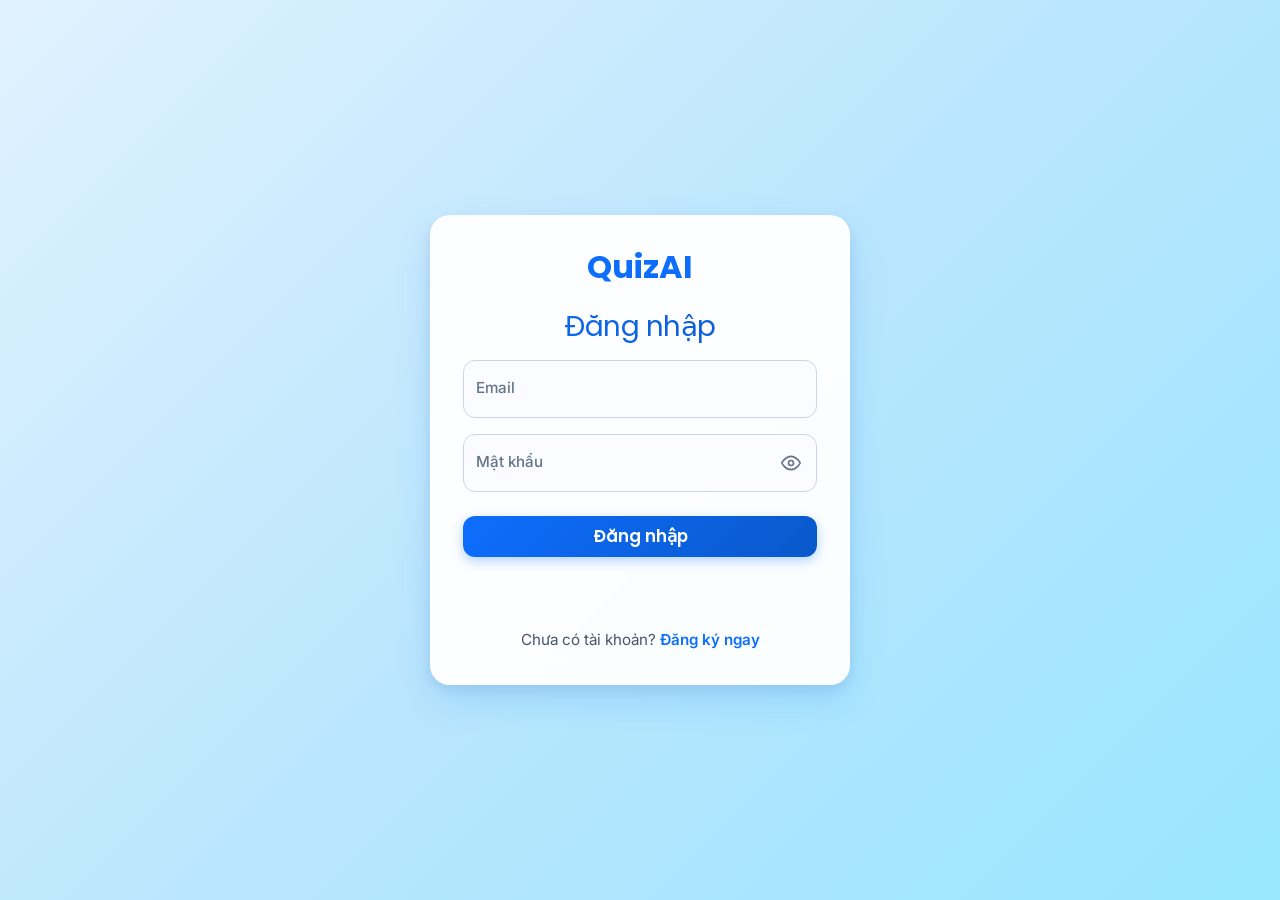
<file: fontend/do_quiz.html>
<!DOCTYPE html>
<html lang="vi">

<head>
    <meta charset="UTF-8">
    <meta name="viewport" content="width=device-width, initial-scale=1.0">
    <title>Làm bài thi - QuizAI</title>
    <link href="https://cdn.jsdelivr.net/npm/bootstrap@5.3.3/dist/css/bootstrap.min.css" rel="stylesheet">
    <link rel="stylesheet" href="https://cdnjs.cloudflare.com/ajax/libs/font-awesome/6.4.0/css/all.min.css">
    <link href="https://fonts.googleapis.com/css2?family=Inter:wght@400;500;600;700&display=swap" rel="stylesheet">

    <link rel="stylesheet" href="css/style.css">      <link rel="stylesheet" href="css/do_quiz.css">    </head>

<body>

    <header class="quiz-header py-3">
        <div class="container">
            <div class="d-flex justify-content-between align-items-center mb-2">
                <div class="d-flex align-items-center text-truncate" style="max-width: 60%;">
                    <a href="my_quizzes.html" class="btn btn-light btn-sm rounded-circle shadow-sm me-3 text-secondary">
                        <i class="fa-solid fa-arrow-left"></i>
                    </a>
                    <div>
                        <small class="text-muted text-uppercase fw-bold" style="font-size: 0.7rem;">Đang làm bài</small>
                        <h5 class="mb-0 fw-bold text-dark text-truncate" id="quiz-title">Đang tải...</h5>
                    </div>
                </div>

                <div id="timer-box" class="d-flex align-items-center px-3 py-2 rounded-pill timer-badge">
                    <i class="fa-regular fa-clock me-2"></i>
                    <span id="timer-display" class="fw-bold fs-5">--:--</span>
                </div>
            </div>

            <div class="progress" style="height: 4px; border-radius: 2px;">
                <div class="progress-bar bg-primary" id="progress-bar" role="progressbar"
                    style="width: 0%; transition: width 0.5s ease;"></div>
            </div>
        </div>
    </header>

    <div class="container py-4">
        <div class="row g-4">

            <div class="col-lg-8" id="questions-container">
                <div class="text-center py-5">
                    <div class="spinner-border text-primary" role="status"></div>
                    <p class="mt-2 text-muted">Đang tải đề thi...</p>
                </div>
            </div>

            <div class="col-lg-4 d-none d-lg-block">
                <div class="sidebar-sticky">
                    <div class="card border-0 shadow-sm rounded-4">
                        <div class="card-body p-4">
                            <h6 class="fw-bold text-dark mb-3">
                                <i class="fa-solid fa-layer-group me-2 text-primary"></i>Mục lục câu hỏi
                            </h6>

                            <div class="nav-grid mb-4" id="question-nav">
                            </div>

                            <hr class="text-muted opacity-25">

                            <div class="d-flex justify-content-between mb-3 text-muted" style="font-size: 0.85rem;">
                                <span><i class="fa-solid fa-square text-secondary opacity-25 me-1"></i> Chưa làm</span>
                                <span><i class="fa-solid fa-square text-primary me-1"></i> Đã làm</span>
                            </div>

                            <button class="btn btn-gradient w-100 py-3 rounded-3 fw-bold shadow-sm" id="submit-btn">
                                <i class="fa-solid fa-paper-plane me-2"></i>NỘP BÀI NGAY
                            </button>
                        </div>
                    </div>
                </div>
            </div>

            <div class="col-12 d-lg-none mt-3">
                <button class="btn btn-gradient w-100 py-3 rounded-3 fw-bold shadow-sm"
                    onclick="document.getElementById('submit-btn').click()">
                    NỘP BÀI
                </button>
            </div>

        </div>
    </div>

    <div class="modal fade" id="resultModal" tabindex="-1" data-bs-backdrop="static">
        <div class="modal-dialog modal-dialog-centered">
            <div class="modal-content text-center p-4 rounded-4 border-0 shadow">
                <div class="modal-body">
                    <div class="mb-3">
                        <i class="fa-solid fa-trophy text-warning fa-4x mb-3 animate__animated animate__bounceIn"></i>
                        <h2 class="fw-bold text-primary">Kết Quả</h2>
                    </div>
                    <div class="row g-3 justify-content-center mb-4">
                        <div class="col-4">
                            <div class="p-3 bg-light rounded-3">
                                <div class="text-muted small fw-bold">ĐIỂM SỐ</div>
                                <h3 class="fw-bold text-dark mb-0" id="result-score">--</h3>
                            </div>
                        </div>
                        <div class="col-4">
                            <div class="p-3 bg-light rounded-3">
                                <div class="text-muted small fw-bold">ĐÚNG</div>
                                <h3 class="fw-bold text-success mb-0" id="result-correct">--</h3>
                            </div>
                        </div>
                    </div>
                    <button class="btn btn-primary w-100 py-2 fw-bold" data-bs-dismiss="modal">
                        <i class="fa-solid fa-magnifying-glass me-2"></i>Xem lại bài làm
                    </button>
                    <a href="my_quizzes.html" class="btn btn-link text-muted mt-2 text-decoration-none">Thoát ra</a>
                </div>
            </div>
        </div>
    </div>

    <script src="https://cdn.jsdelivr.net/npm/bootstrap@5.3.3/dist/js/bootstrap.bundle.min.js"></script>
    <script src="js/do_quiz.js"></script>
</body>

</html>
</file>
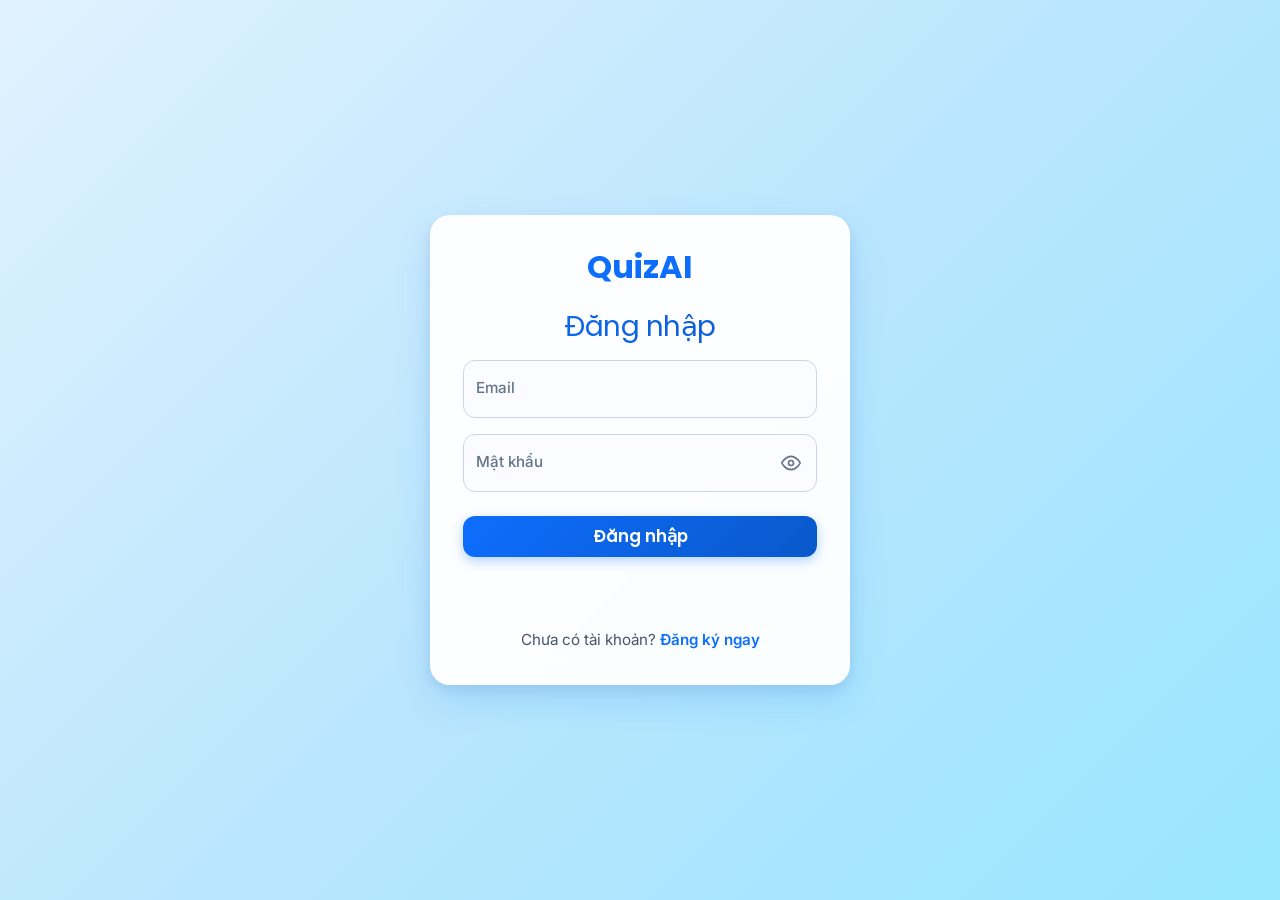
<file: fontend/login.html>
<!DOCTYPE html>
<html lang="en">

<head>
    <meta charset="UTF-8">
    <meta name="viewport" content="width=device-width, initial-scale=1.0">
    <title>Đăng nhập - QuizAI</title>
    <link href="https://cdn.jsdelivr.net/npm/bootstrap@5.3.3/dist/css/bootstrap.min.css" rel="stylesheet">
    <link rel="stylesheet" href="css/auth.css">
    <link
        href="https://fonts.googleapis.com/css2?family=Inter:wght@400;500;600;700&family=Poppins:wght@500;600;700&display=swap"
        rel="stylesheet">
</head>

<body class="d-flex align-items-center py-4 bg-body-tertiary">

    <main class="auth-card">
        <form id="login-form">
            <div class="text-center mb-4">
                <h2 style="font-family: 'Poppins', sans-serif; color: #0d6efd; font-weight: 700;">QuizAI</h2>
            </div>
            <h1 class="h3 mb-3 fw-normal text-center">Đăng nhập </h1>

            <div class="form-floating">
                <input type="email" class="form-control" id="login-email" placeholder="name@example.com" required>
                <label for="login-email">Email</label>
            </div>
            <div class="form-floating position-relative">
                <input type="password" class="form-control" id="login-password" placeholder="Password" required>
                <label for="login-password">Mật khẩu</label>
                <span class="password-toggle" onclick="togglePassword('login-password', this)">
                    <svg class="eye-icon" viewBox="0 0 24 24" width="20" height="20" fill="none" stroke="currentColor"
                        stroke-width="2">
                        <path d="M1 12s4-8 11-8 11 8 11 8-4 8-11 8-11-8-11-8z"></path>
                        <circle cx="12" cy="12" r="3"></circle>
                    </svg>
                </span>
            </div>

            <button class="btn btn-primary w-100 py-2" type="submit">Đăng nhập</button>

            <p id="auth-message" class="auth-message text-danger mt-2"></p>

            <div class="switch-page mt-3 text-center">
                Chưa có tài khoản? <a href="register.html">Đăng ký ngay</a>
            </div>
        </form>
    </main>

    <script src="https://cdn.jsdelivr.net/npm/bootstrap@5.3.3/dist/js/bootstrap.bundle.min.js"></script>
    <script src="js/auth.js" defer></script>
</body>

</html>
</file>
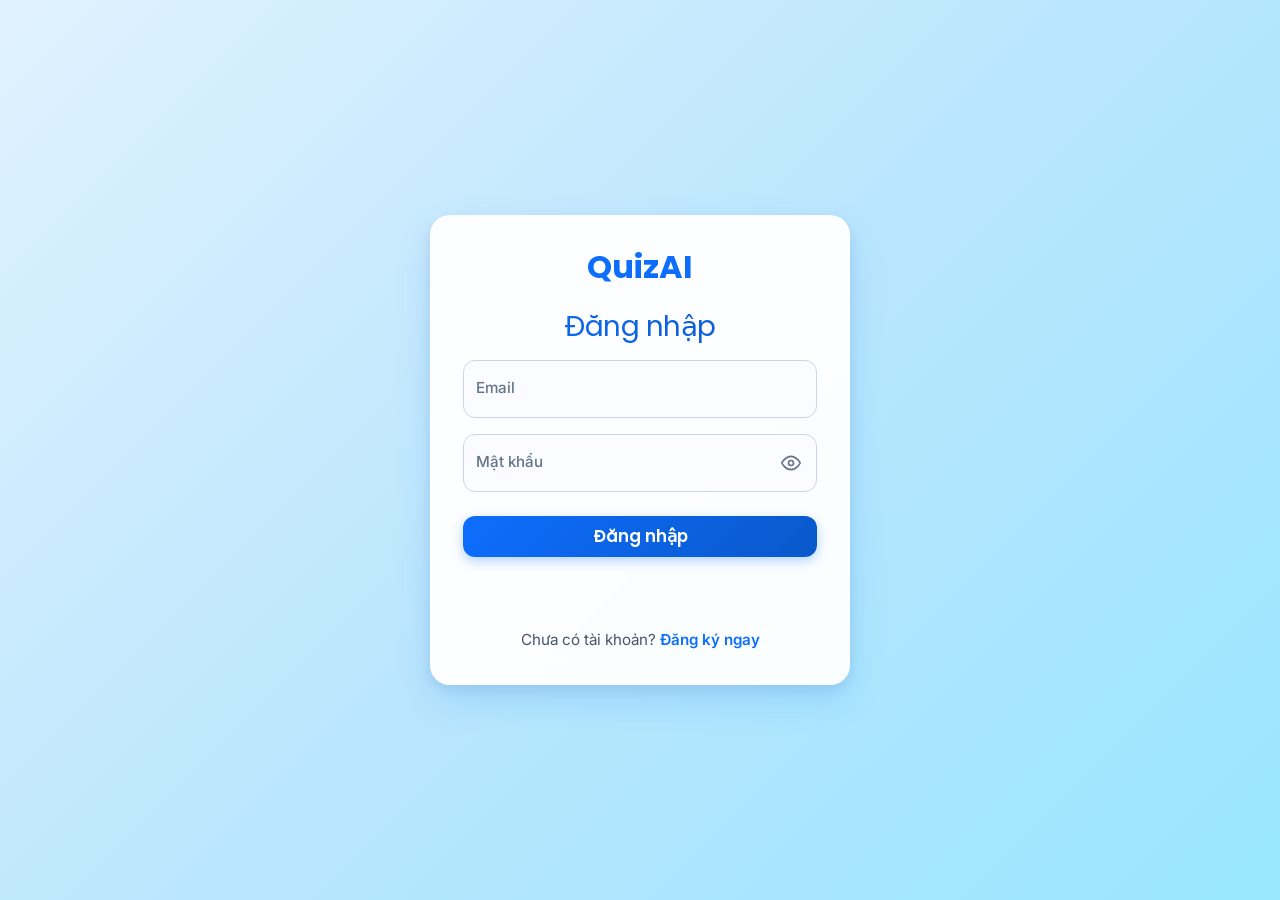
<file: fontend/my_quizzes.html>
<!DOCTYPE html>
<html lang="en">

<head>
    <meta charset="UTF-8">
    <meta name="viewport" content="width=device-width, initial-scale=1.0">
    <title>Thư viện - QuizAI</title>
    <link href="https://cdn.jsdelivr.net/npm/bootstrap@5.3.3/dist/css/bootstrap.min.css" rel="stylesheet">
    <link rel="stylesheet" href="https://cdnjs.cloudflare.com/ajax/libs/font-awesome/6.4.0/css/all.min.css">
    <link rel="stylesheet" href="css/style.css">
</head>

<body class="bg-light library-page">

    <nav class="navbar navbar-expand-lg navbar-dark custom-navbar mb-4">
        <div class="container-fluid">
            <a class="navbar-brand fw-bold" href="dashboard.html">
                <i class="fa-solid fa-brain me-2"></i>QuizAI
            </a>
            <button class="navbar-toggler" type="button" data-bs-toggle="collapse" data-bs-target="#navbarContent">
                <span class="navbar-toggler-icon"></span>
            </button>
            <div class="collapse navbar-collapse" id="navbarContent">
                <ul class="navbar-nav me-auto mb-2 mb-lg-0">
                    <li class="nav-item">
                        <a class="nav-link" href="dashboard.html">Dashboard</a>
                    </li>
                    <li class="nav-item">
                        <a class="nav-link " href="index.html">Tạo Quiz</a>
                    </li>
                    <li class="nav-item">
                        <a class="nav-link active" href="my_quizzes.html">Thư viện</a>
                    </li>
                </ul>
                <div class="d-flex align-items-center">
                    <span class="navbar-text me-3 text-white fw-bold" id="welcome-message"></span>
                    <button class="btn btn-outline-light btn-sm rounded-circle" id="logout-button" title="Đăng xuất">
                        <i class="fa-solid fa-right-from-bracket"></i>
                    </button>
                </div>
            </div>
        </div>
    </nav>

    <main class="container">
        <div class="card shadow-sm border-0 min-vh-100">
            <div class="card-header bg-white py-3">
                <div class="d-flex justify-content-between align-items-center mb-3">
                    <h4 class="mb-0 fw-bold library-title"><i class="fa-solid fa-folder-open me-2"></i>Thư viện của tôi
                    </h4>
                    <button class="btn btn-outline-primary btn-sm" data-bs-toggle="modal"
                        data-bs-target="#createFolderModal">
                        <i class="fa-solid fa-folder-plus me-1"></i> Tạo thư mục
                    </button>
                </div>

                <nav aria-label="breadcrumb">
                    <ol class="breadcrumb mb-0 fs-5" id="folder-breadcrumb">
                        <li class="breadcrumb-item active">Thư mục gốc</li>
                    </ol>
                </nav>
            </div>

            <div class="card-body">
                <p id="loading-indicator" class="text-center text-primary" style="display: none;">
                </p>

                <div id="folders-container" class="row g-3 mb-4">
                </div>

                <hr id="folder-divider" class="my-4" style="display: none;">

                <div id="quiz-list-container" class="list-group list-group-flush">
                </div>

                <p id="empty-msg" class="text-muted text-center mt-4" style="display: none;">Thư mục trống.</p>
            </div>
        </div>
    </main>

    <div class="modal fade" id="viewQuizModal" tabindex="-1" aria-hidden="true">
        <div class="modal-dialog modal-lg modal-dialog-scrollable">
            <div class="modal-content">
                <div class="modal-header">
                    <h5 class="modal-title" id="viewQuizModalLabel">Nội dung</h5><button type="button" class="btn-close"
                        data-bs-dismiss="modal"></button>
                </div>
                <div class="modal-body" id="viewQuizModalBody"></div>
                <div class="modal-footer"><button type="button" class="btn btn-secondary"
                        data-bs-dismiss="modal">Đóng</button></div>
            </div>
        </div>
    </div>

    <div class="modal fade" id="startQuizOptionsModal" tabindex="-1" aria-hidden="true">
        <div class="modal-dialog">
            <div class="modal-content">
                <div class="modal-header">
                    <h5 class="modal-title">Tùy chọn</h5><button type="button" class="btn-close"
                        data-bs-dismiss="modal"></button>
                </div>
                <div class="modal-body">
                    <div class="form-check form-switch mb-2"><input class="form-check-input" type="checkbox"
                            id="modal-shuffle-questions"><label class="form-check-label">Trộn câu hỏi</label></div>
                    <div class="form-check form-switch"><input class="form-check-input" type="checkbox"
                            id="modal-shuffle-choices"><label class="form-check-label">Trộn đáp án</label></div>
                </div>
                <div class="modal-footer"><button class="btn btn-secondary" data-bs-dismiss="modal">Hủy</button><button
                        class="btn btn-primary" id="start-quiz-button">Bắt đầu!</button></div>
            </div>
        </div>
    </div>

    <div class="modal fade" id="createFolderModal" tabindex="-1" aria-hidden="true">
        <div class="modal-dialog">
            <div class="modal-content">
                <div class="modal-header">
                    <h5 class="modal-title">Tạo thư mục mới</h5><button type="button" class="btn-close"
                        data-bs-dismiss="modal"></button>
                </div>
                <div class="modal-body">
                    <input type="text" class="form-control" id="new-folder-name"
                        placeholder="Nhập tên thư mục (vd: Lịch sử, Toán...)">
                </div>
                <div class="modal-footer"><button class="btn btn-secondary" data-bs-dismiss="modal">Hủy</button><button
                        class="btn btn-primary" id="confirm-create-folder">Tạo</button></div>
            </div>
        </div>
    </div>

    <div class="modal fade" id="moveQuizModal" tabindex="-1" aria-hidden="true">
        <div class="modal-dialog">
            <div class="modal-content">
                <div class="modal-header">
                    <h5 class="modal-title">Di chuyển Quiz đến...</h5><button type="button" class="btn-close"
                        data-bs-dismiss="modal"></button>
                </div>
                <div class="modal-body">
                    <p>Chọn thư mục đích:</p>
                    <select class="form-select" id="move-folder-select">
                        <option value="">(Thư mục gốc)</option>
                    </select>
                </div>
                <div class="modal-footer"><button class="btn btn-secondary" data-bs-dismiss="modal">Hủy</button><button
                        class="btn btn-primary" id="confirm-move-quiz">Di chuyển</button></div>
            </div>
        </div>
    </div>

    <div class="modal fade" id="startQuizModal" tabindex="-1">
        <div class="modal-dialog modal-dialog-centered">
            <div class="modal-content border-0 shadow-lg">
                <div class="modal-header bg-primary text-white">
                    <h5 class="modal-title fw-bold"><i class="fa-solid fa-gear me-2"></i>Cấu hình bài thi</h5>
                    <button type="button" class="btn-close btn-close-white" data-bs-dismiss="modal"></button>
                </div>
                <div class="modal-body p-4">
                    <h5 id="modal-quiz-title" class="mb-3 text-primary fw-bold">Tên bài Quiz</h5>

                    <div class="mb-3">
                        <label class="form-label fw-bold">Chọn chế độ:</label>
                        <div class="d-flex gap-3">
                            <div class="form-check card-radio p-0 w-50">
                                <input class="form-check-input d-none" type="radio" name="quizMode" id="modePractice"
                                    value="practice" checked>
                                <label class="form-check-label btn btn-outline-success w-100 p-3" for="modePractice">
                                    <i class="fa-solid fa-mug-hot fa-2x mb-2"></i><br>
                                    Luyện tập<br><small>(Không giới hạn)</small>
                                </label>
                            </div>
                            <div class="form-check card-radio p-0 w-50">
                                <input class="form-check-input d-none" type="radio" name="quizMode" id="modeTimer"
                                    value="timer">
                                <label class="form-check-label btn btn-outline-danger w-100 p-3" for="modeTimer">
                                    <i class="fa-solid fa-stopwatch fa-2x mb-2"></i><br>
                                    Thi tính giờ<br><small>(Áp lực cao)</small>
                                </label>
                            </div>
                        </div>
                    </div>

                    <div class="mb-3 p-3 bg-light rounded-3">
                        <div class="form-check form-switch mb-2">
                            <input class="form-check-input" type="checkbox" id="shuffleQuestions" checked>
                            <label class="form-check-label fw-bold" for="shuffleQuestions">
                                <i class="fa-solid fa-shuffle me-2 text-primary"></i>Trộn thứ tự câu hỏi
                            </label>
                        </div>
                        <div class="form-check form-switch">
                            <input class="form-check-input" type="checkbox" id="shuffleAnswers" checked>
                            <label class="form-check-label fw-bold" for="shuffleAnswers">
                                <i class="fa-solid fa-list-ol me-2 text-success"></i>Trộn thứ tự đáp án
                            </label>
                        </div>
                    </div>

                    <div id="timer-input-section" class="mb-3 d-none">
                        <label class="form-label fw-bold">Thời gian (phút):</label>
                        <input type="number" id="quiz-duration" class="form-control" value="15" min="1" max="180">
                    </div>
                </div>
                <div class="modal-footer">
                    <button type="button" class="btn btn-secondary" data-bs-dismiss="modal">Hủy</button>
                    <button type="button" class="btn btn-primary px-4 fw-bold" id="btn-confirm-start">Bắt đầu
                        ngay</button>
                </div>
            </div>
        </div>
    </div>

    <script src="https://cdn.jsdelivr.net/npm/bootstrap@5.3.3/dist/js/bootstrap.bundle.min.js"></script>
    <script src="js/my_quizzes.js" defer></script>
</body>

</html>
</file>
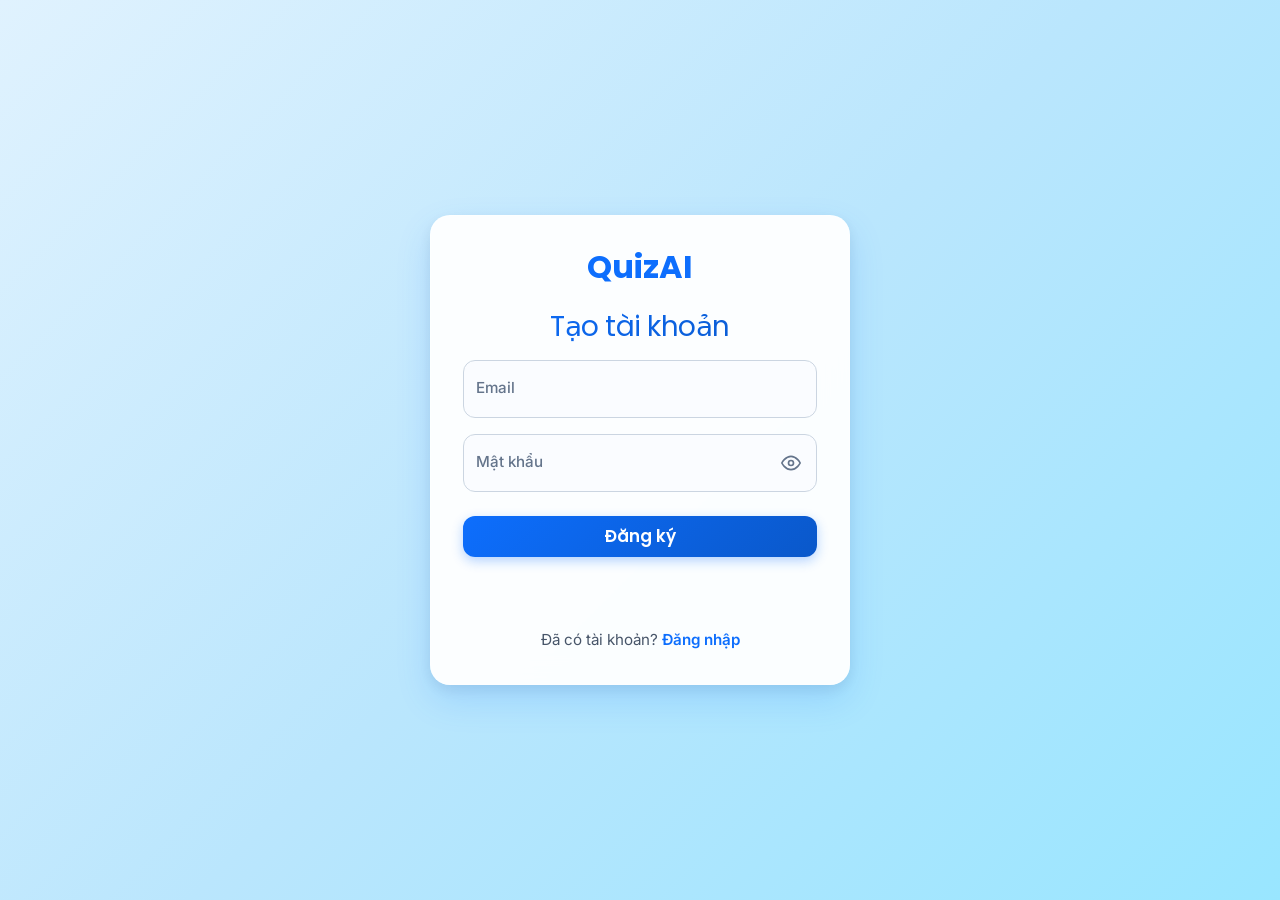
<file: fontend/register.html>
<!DOCTYPE html>
<html lang="en">

<head>
    <meta charset="UTF-8">
    <meta name="viewport" content="width=device-width, initial-scale=1.0">
    <title>Đăng ký - QuizAI</title>
    <link href="https://cdn.jsdelivr.net/npm/bootstrap@5.3.3/dist/css/bootstrap.min.css" rel="stylesheet">
    <link rel="stylesheet" href="css/auth.css">
    <link
        href="https://fonts.googleapis.com/css2?family=Inter:wght@400;500;600;700&family=Poppins:wght@500;600;700&display=swap"
        rel="stylesheet">
</head>

<body class="d-flex align-items-center py-4 bg-body-tertiary">

    <main class="auth-card">
        <form id="register-form">
            <div class="text-center mb-4">
                <h2 style="font-family: 'Poppins', sans-serif; color: #0d6efd; font-weight: 700;">QuizAI</h2>
            </div>
            <h1 class="h3 mb-3 fw-normal text-center">Tạo tài khoản</h1>

            <div class="form-floating">
                <input type="email" class="form-control" id="register-email" placeholder="name@example.com" required>
                <label for="register-email">Email</label>
            </div>
            <div class="form-floating position-relative">
                <input type="password" class="form-control" id="register-password" placeholder="Password" required>
                <label for="register-password">Mật khẩu</label>
                <span class="password-toggle" onclick="togglePassword('register-password', this)">
                    <svg class="eye-icon" viewBox="0 0 24 24" width="20" height="20" fill="none" stroke="currentColor"
                        stroke-width="2">
                        <path d="M1 12s4-8 11-8 11 8 11 8-4 8-11 8-11-8-11-8z"></path>
                        <circle cx="12" cy="12" r="3"></circle>
                    </svg>
                </span>
            </div>

            <button class="btn btn-primary w-100 py-2" type="submit">Đăng ký</button>

            <p id="auth-message" class="auth-message mt-2"></p>

            <div class="switch-page mt-3 text-center">
                Đã có tài khoản? <a href="login.html">Đăng nhập</a>
            </div>
        </form>
    </main>

    <script src="https://cdn.jsdelivr.net/npm/bootstrap@5.3.3/dist/js/bootstrap.bundle.min.js"></script>
    <script src="js/auth.js" defer></script>
</body>

</html>
</file>
<file: fontend/css/style.css>
/* =========================================
   1. CSS CƠ BẢN & FORM
   ========================================= */
body { 
    background-color: #fafde1; 
}

/* Tùy chỉnh Textarea */
textarea { 
    width: 95%; 
    height: 200px; 
    margin-bottom: 10px; 
    padding: 10px; 
    border: 1px solid #ccc;
    border-radius: 5px; 
}

/* Thông báo loading & save */
#loading { 
    display: none; 
    color: #1a2980; 
}
#save-quiz-message {
    text-align: center;
    font-weight: bold;
    font-size: 0.95rem;
}

/* 2. QUIZ & QUESTION STYLES */
.quiz-question {
    background-color: #fdfdfd;
    border: 1px solid #ddd;
    border-radius: 5px;
    padding: 15px;
    margin-bottom: 15px;
}
.quiz-question h4 {
    margin-top: 0;
    font-size: 1.1rem;
    font-weight: bold;
}
.quiz-question ul {
    list-style-type: none;
    padding-left: 0;
    margin-bottom: 0;
}
.quiz-question li {
    margin-bottom: 5px;
}

/* Class tô màu đáp án đúng */
.correct-answer {
    color: #198754; 
    font-weight: bold;
}

/* Tinh chỉnh cho danh sách Quiz (Trong My Quizzes) */
.list-group-item h5 {
    color: #0d0d0e; 
}
.list-group-item button {
    margin-right: 5px; 
}

/* Tinh chỉnh riêng cho Modal Xem Quiz */
#viewQuizModalBody .quiz-question {
    border: 1px dashed #ccc;
    background-color: #fdfdfd;
}

/* 3. FOLDER STYLES */
.folder-card {
    cursor: pointer;
    transition: transform 0.2s, box-shadow 0.2s;
    border: 2px solid #ffc107;
    background-color: #fff9db;
    border-left: 6px solid #ffc107;
}

.folder-card:hover {
    transform: translateY(-3px);
    box-shadow: 0 4px 8px rgba(0,0,0,0.1);
    background-color: #fff2b1;
}

.folder-icon {
    font-size: 2.5rem;
    color: #ffc107;
}

/* Breadcrumb */
.breadcrumb-item a {
    text-decoration: none;
    color: #04285e;
    font-weight: 500;
}
.breadcrumb-item.active {
    color: #6c757d;
}

/* 4. MODERN NAVBAR */
.custom-navbar {
    background: linear-gradient(135deg, #1a2980 0%, #26d0ce 100%); 
    box-shadow: 0 4px 15px rgba(0, 0, 0, 0.1);
    padding-top: 0.8rem;
    padding-bottom: 0.8rem;
}

.custom-navbar .navbar-brand {
    font-size: 1.5rem;
    font-weight: 800;
    letter-spacing: 1px;
    text-transform: uppercase;
    text-shadow: 2px 2px 4px rgba(0,0,0,0.2);
}

.custom-navbar .nav-link {
    font-weight: 500;
    padding: 8px 15px !important;
    border-radius: 20px;
    transition: all 0.3s ease;
    margin-right: 5px;
}

.custom-navbar .nav-link:hover {
    background-color: rgba(255, 255, 255, 0.2);
    transform: translateY(-2px);
    color: #fff !important;
}

.custom-navbar .nav-link.active {
    background-color: rgba(255, 255, 255, 0.3);
    color: #fff !important;
    font-weight: bold;
    box-shadow: 0 2px 5px rgba(0,0,0,0.1);
}

.custom-navbar .btn-outline-light {
    border-width: 2px;
    background-color: #fb8b95;
    font-weight: bold;
}
.custom-navbar .btn-outline-light:hover {
    background-color: #ff4757;
    border-color: #ff4757;
    color: white;
}

/* =========================================
   5. TRANG TẠO QUIZ (INDEX.HTML)
   ========================================= */
.nav-tabs .nav-link {
    color: #495057;
    border: none;
    border-bottom: 3px solid transparent;
    font-weight: 600;
    padding-bottom: 10px;
    margin-bottom: -1px;
}

.nav-tabs .nav-link.active {
    color: #059a9c;
    border-bottom: 3px solid #032457;
    background: none;
}

.nav-tabs .nav-link:hover {
    color: #4c89df;
    border-color: transparent;
    isolation: isolate;
}

.upload-area {
    border: 2px dashed #dee2e6;
    border-radius: 10px;
    transition: all 0.3s;
    background-color: #f8f9fa;
}

.upload-area:hover {
    border-color: #0d6efd;
    background-color: #e9ecef;
    cursor: pointer;
}

.upload-area.active {
    background-color: #e9ecef;
    border-color: #03275c;
    border-style: solid;
    transform: scale(1.02);
}

.result-area {
    background-color: #deeff1;
    border-radius: 10px;
    border: 1px solid #e9ecef;
}

/* 6. MODAL CHỌN CHẾ ĐỘ */
   
/* Ẩn nút radio mặc định */
.card-radio input.form-check-input {
    display: none; 
}

/* Label mặc định (chưa chọn) */
.card-radio label {
    transition: all 0.2s ease-in-out;
    cursor: pointer;
    border: 2px solid transparent;
}

/* KHI CHỌN LUYỆN TẬP: NỀN XANH LÁ */
#modePractice:checked + label {
    background-color: #198754 !important;
    color: white !important;
    border-color: #198754 !important;
    box-shadow: 0 4px 10px rgba(25, 135, 84, 0.4);
    transform: scale(1.02);
}

/* KHI CHỌN TÍNH GIỜ: NỀN ĐỎ */
#modeTimer:checked + label {
    background-color: #dc3545 !important;
    color: white !important;
    border-color: #dc3545 !important;
    box-shadow: 0 4px 10px rgba(220, 53, 69, 0.4);
    transform: scale(1.02);
}

/*  UTILS*/
.chart-container-wrapper {
    height: 320px;
    position: relative;
    width: 100%;
}

/* Đồng bộ màu tên Quiz ở dashboard */
.quiz-title{
  color: #0a0a0b;        
  font-weight: 700;
  font-size: 1rem;      /* đồng bộ độ đậm */
}

/* LIBRARY PAGE THEME */

/* Title "Thư viện của tôi" */
.library-title{
  color: #1a4a80;
}

/* Nút "Tạo thư mục" */
.library-page .btn-outline-primary{
  color: #1a4180;
  border-color: #1a2980;
}
.library-page .btn-outline-primary:hover{
  background-color: #1a4180;
  border-color: #1a2980;
  color: #fff;
}

/* Nút "Làm bài" */
.library-page .btn-primary{
  background-color: #204d9a;
  border-color: #1a2980;
}
.library-page .btn-primary:hover{
  background-color: #599dc8;
  border-color: #4073ad;
}

/* THEME OVERRIDE – TRANG TẠO QUIZ (index.html) */

/* 1. Text màu primary */
.text-primary{
    color: #2358a1 !important;
}

/* 2. Background primary */
.bg-primary{
    background-color: #2358a1 ;
}

/* 3. Border primary */
.border-primary{
    border-color: #2358a1 ;
}

/* 4. Nút chính (Tạo Quiz Ngay, các btn-primary) */
.btn-primary{
    background-color: #2358a1 ;
    border-color: #2358a1 ;
    color: #fff ;
}

.btn-primary:hover{
    background-color: #2686d0 ;
    border-color: #2686d0 ;
}

/* 5. Tabs đang active */
.nav-tabs .nav-link.active{
    color: #2358a1 ;
    border-bottom: 3px solid #2358a1 ;
}

/* 6. Spinner & icon dùng text-primary */
.spinner-border.text-primary{
    color: #2358a1 ;
}
</file>
<file: fontend/css/do_quiz.css>
:root {
    --primary-gradient: linear-gradient(135deg, #667eea 0%, #764ba2 100%);
    --secondary-bg: #f3f4f6;
    --card-shadow: 0 4px 6px -1px rgba(0, 0, 0, 0.1), 0 2px 4px -1px rgba(0, 0, 0, 0.06);
    --active-color: #667eea;
}

body {
    background-color: var(--secondary-bg);
    /* Font family đã có ở style.css chung nên có thể bỏ hoặc giữ lại để override */
}

/* --- STICKY HEADER --- */
.quiz-header {
    position: sticky;
    top: 0;
    z-index: 1020;
    background: rgba(255, 255, 255, 0.95);
    backdrop-filter: blur(10px);
    border-bottom: 1px solid #e5e7eb;
    box-shadow: 0 4px 6px -1px rgba(0, 0, 0, 0.05);
}

.timer-badge {
    font-family: 'Courier New', monospace;
    letter-spacing: 1px;
    background: #fee2e2;
    color: #ef4444;
    transition: all 0.3s ease;
}

.timer-badge.practice {
    background: #d1fae5;
    color: #059669;
}

/* --- QUESTION CARD --- */
.question-card {
    border: none;
    border-radius: 16px;
    box-shadow: var(--card-shadow);
    transition: transform 0.2s ease;
    background: #fff;
    overflow: hidden;
    margin-bottom: 24px;
}

.question-card:hover {
    transform: translateY(-2px);
}

.q-badge {
    background: var(--primary-gradient);
    color: white;
    padding: 5px 12px;
    border-radius: 8px;
    font-weight: 600;
    font-size: 0.9rem;
}

/* --- OPTION LABEL --- */
.option-label {
    display: block;
    padding: 12px 16px;
    border: 2px solid #e5e7eb;
    border-radius: 12px;
    cursor: pointer;
    transition: all 0.2s;
    position: relative;
    background: white;
}

.option-label:hover {
    background-color: #f9fafb;
    border-color: #d1d5db;
}

.btn-check:checked+.option-label {
    background-color: #eff6ff;
    border-color: var(--active-color);
    color: var(--active-color);
    font-weight: 500;
    box-shadow: 0 0 0 4px rgba(102, 126, 234, 0.1);
}

.option-key {
    display: inline-block;
    width: 28px;
    height: 28px;
    line-height: 26px;
    text-align: center;
    border-radius: 50%;
    background: #f3f4f6;
    color: #6b7280;
    margin-right: 10px;
    font-weight: bold;
    font-size: 0.85rem;
}

.btn-check:checked+.option-label .option-key {
    background: var(--active-color);
    color: white;
}

/* --- SIDEBAR --- */
.sidebar-sticky {
    position: sticky;
    top: 100px;
}

.nav-grid {
    display: grid;
    grid-template-columns: repeat(5, 1fr);
    gap: 8px;
}

.nav-item-btn {
    width: 100%;
    aspect-ratio: 1;
    border: 1px solid #e5e7eb;
    background: white;
    color: #6b7280;
    border-radius: 8px;
    font-weight: 600;
    font-size: 0.9rem;
    transition: all 0.2s;
}

.nav-item-btn:hover {
    background: #f3f4f6;
}

.nav-item-btn.answered {
    background: var(--primary-gradient);
    color: white;
    border: none;
}

.nav-item-btn.active {
    border: 2px solid var(--active-color);
    color: var(--active-color);
}

/* --- BUTTONS --- */
.btn-gradient {
    background: var(--primary-gradient);
    border: none;
    color: white;
    transition: opacity 0.3s;
}

.btn-gradient:hover {
    opacity: 0.9;
    color: white;
}
</file>
<file: fontend/css/auth.css>
/* === GOOGLE FONTS === */
@import url('https://fonts.googleapis.com/css2?family=Inter:wght@400;500;600;700&family=Poppins:wght@500;600;700&display=swap');

/* === RESET & BODY === */
* {
    box-sizing: border-box;
    margin: 0;
    padding: 0;
}

html, body {
    height: 100%;
    font-family: 'Inter', sans-serif;
    background: linear-gradient(135deg, #e0f2fe 0%, #bae6fd 50%, #99e6ff 100%);
    background-attachment: fixed;
    color: #1e293b;
}

/* === AUTH CARD - NÂNG CẤP ĐẸP MẮT === */
.auth-card {
    max-width: 420px;
    width: 90%;
    margin: 2rem auto;
    padding: 2rem;
    background: rgba(255, 255, 255, 0.95);
    border-radius: 20px;
    box-shadow: 
        0 15px 35px rgba(13, 110, 253, 0.15),
        0 5px 15px rgba(0, 0, 0, 0.08);
    backdrop-filter: blur(12px);
    border: 1px solid rgba(255, 255, 255, 0.3);
    transition: all 0.3s ease;
}

.auth-card:hover {
    transform: translateY(-5px);
    box-shadow: 
        0 20px 40px rgba(13, 110, 253, 0.2),
        0 8px 20px rgba(0, 0, 0, 0.12);
}

/* === TIÊU ĐỀ === */
.auth-card h1 {
    font-family: 'Poppins', sans-serif;
    font-weight: 700;
    font-size: 1.75rem;
    text-align: center;
    background: linear-gradient(135deg, #0d6efd, #0a58ca);
    -webkit-background-clip: text;
    -webkit-text-fill-color: transparent;
    background-clip: text;
    margin-bottom: 1.8rem;
    letter-spacing: -0.5px;
}

/* === FORM FLOATING - NÂNG CẤP === */
.form-floating {
    margin-bottom: 1rem;
    position: relative;
}

.form-floating > .form-control {
    height: 58px;
    padding: 1rem 0.75rem;
    font-size: 1rem;
    border: 1.8px solid #cbd5e1;
    border-radius: 12px;
    background-color: #fafcff;
    transition: all 0.25s ease;
}

.form-floating > .form-control:focus {
    border-color: #0d6efd;
    box-shadow: 0 0 0 4px rgba(13, 110, 253, 0.15);
    background-color: #fff;
    z-index: 10;
}

.form-floating > label {
    padding: 1rem 0.75rem;
    font-weight: 500;
    color: #64748b;
    font-size: 0.95rem;
}

/* Xử lý bo góc khi 2 input liền nhau */
#login-form .form-floating:first-child .form-control,
#register-form .form-floating:first-child .form-control {
    border-bottom-left-radius: 0;
    border-bottom-right-radius: 0;
    border-bottom: none;
    margin-bottom: 0;
}

#login-form .form-floating:last-of-type .form-control,
#register-form .form-floating:last-of-type .form-control {
    border-top-left-radius: 0;
    border-top-right-radius: 0;
    margin-top: -1px;
}

/* === NÚT ĐĂNG NHẬP / ĐĂNG KÝ === */
.btn-primary {
    width: 100%;
    padding: 0.75rem;
    font-weight: 600;
    font-size: 1.05rem;
    font-family: 'Poppins', sans-serif;
    background: linear-gradient(135deg, #0d6efd, #0a58ca);
    border: none;
    border-radius: 12px;
    transition: all 0.3s ease;
    box-shadow: 0 4px 12px rgba(13, 110, 253, 0.3);
    margin-top: 0.5rem;
}

.btn-primary:hover {
    background: linear-gradient(135deg, #0a58ca, #084298);
    transform: translateY(-2px);
    box-shadow: 0 8px 20px rgba(13, 110, 253, 0.4);
}

.btn-primary:active {
    transform: translateY(0);
}

/* === THÔNG BÁO === */
.auth-message {
    text-align: center;
    font-weight: 600;
    font-size: 0.95rem;
    padding: 0.75rem;
    border-radius: 10px;
    margin: 1rem 0;
    min-height: 3rem;
    display: flex;
    align-items: center;
    justify-content: center;
}

.text-success {
    color: #166534;
    background-color: #f0fdf4;
    border: 1px solid #bbf7d0;
}

/* .text-danger {
    color: #991b1b;
    background-color: #fef2f2;
    border: 1px solid #fecaca;
} */

/* === LIÊN KẾT CHUYỂN TRANG === */
.switch-page {
    text-align: center;
    margin-top: 1.5rem;
    font-size: 0.95rem;
    color: #475569;
}

.switch-page a {
    color: #0d6efd;
    font-weight: 600;
    text-decoration: none;
    padding: 0.2rem 0;
    border-bottom: 1.5px solid transparent;
    transition: all 0.2s ease;
}

.switch-page a:hover {
    color: #0a58ca;
    border-bottom-color: #0d6efd;
}

/* === HIỆU ỨNG KHI FOCUS INPUT === */
.form-floating:focus-within {
    z-index: 10;
}

/* === MOBILE RESPONSIVE === */
@media (max-width: 480px) {
    .auth-card {
        margin: 1rem auto;
        padding: 1.5rem;
        width: 95%;
    }
    
    .auth-card h1 {
        font-size: 1.6rem;
    }
    
    .btn-primary {
        font-size: 1rem;
        padding: 0.7rem;
    }
}

/* === ẨN / HIỆN MẬT KHẨU === */
.position-relative {
    position: relative;
}

.password-toggle {
    position: absolute;
    right: 12px;
    top: 50%;
    transform: translateY(-50%);
    cursor: pointer;
    z-index: 11;
    color: #64748b;
    transition: all 0.2s ease;
    padding: 4px;
    border-radius: 6px;
}

.password-toggle:hover {
    color: #0d6efd;
    background-color: rgba(13, 110, 253, 0.08);
}

.eye-icon {
    display: block;
    transition: stroke 0.2s ease;
}

/* Khi đang hiện mật khẩu → đổi thành mắt gạch chéo */
.password-toggle.show .eye-icon {
    stroke-dasharray: 8;
}

.password-toggle.show .eye-icon path:first-child {
    d: path("M1 12s4-8 11-8 11 8 11 8");
    opacity: 0.3;
}

.password-toggle.show .eye-icon::before {
    content: "";
    position: absolute;
    top: 50%;
    left: -2px;
    right: -2px;
    height: 2px;
    background: currentColor;
    transform: rotate(-45deg);
    border-radius: 1px;
}
</file>
